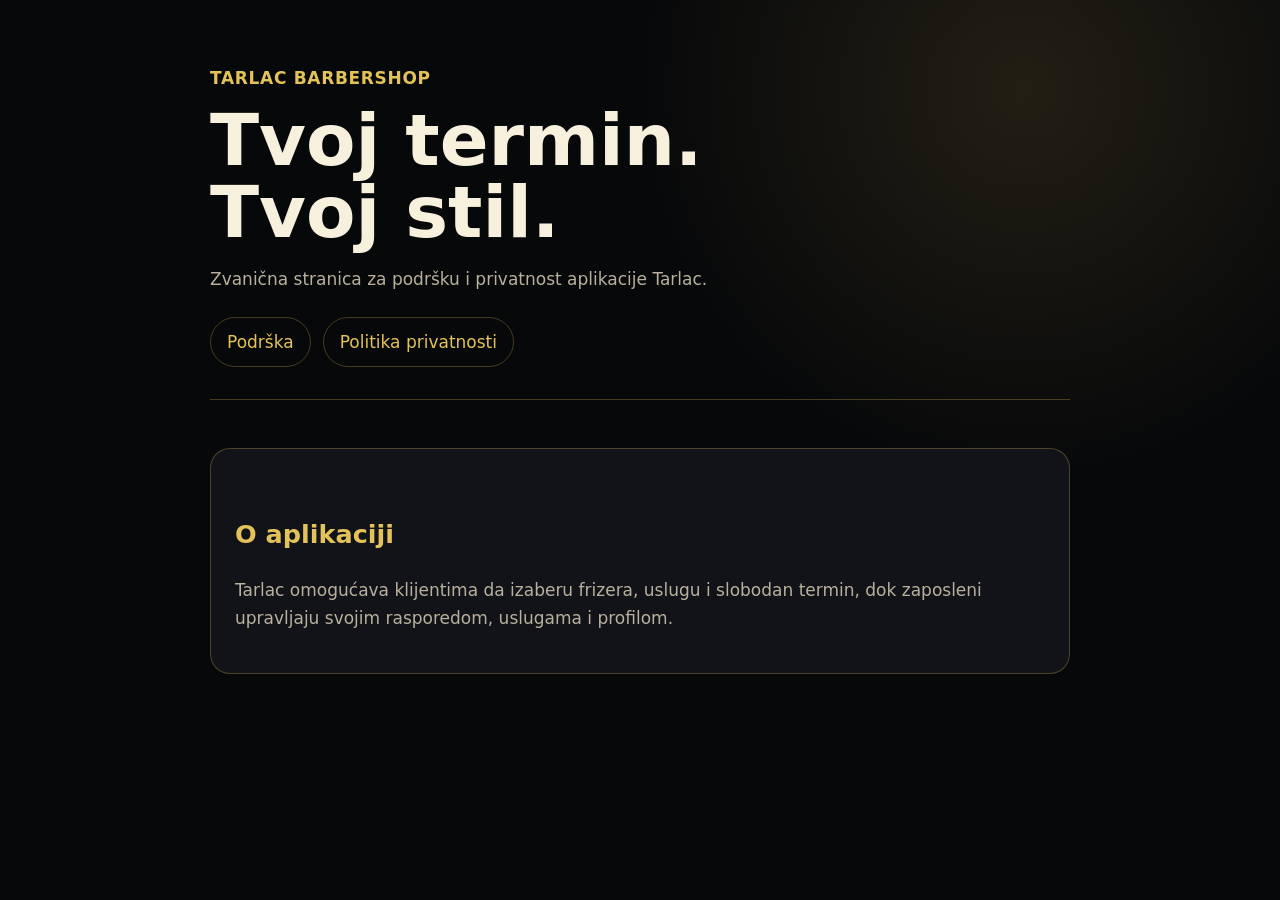
<file: index.html>
<!doctype html>
<html lang="sr-Latn">
<head>
  <meta charset="utf-8">
  <meta name="viewport" content="width=device-width, initial-scale=1">
  <meta name="description" content="Podrška i politika privatnosti za aplikaciju Tarlac Barbershop.">
  <title>Tarlac Barbershop</title>
  <link rel="stylesheet" href="styles.css">
</head>
<body>
  <main>
    <header>
      <div class="brand">TARLAC BARBERSHOP</div>
      <h1>Tvoj termin.<br>Tvoj stil.</h1>
      <p>Zvanična stranica za podršku i privatnost aplikacije Tarlac.</p>
      <nav>
        <a href="support.html">Podrška</a>
        <a href="privacy.html">Politika privatnosti</a>
      </nav>
    </header>
    <section class="card">
      <h2>O aplikaciji</h2>
      <p>Tarlac omogućava klijentima da izaberu frizera, uslugu i slobodan termin, dok zaposleni upravljaju svojim rasporedom, uslugama i profilom.</p>
    </section>
  </main>
</body>
</html>
</file>
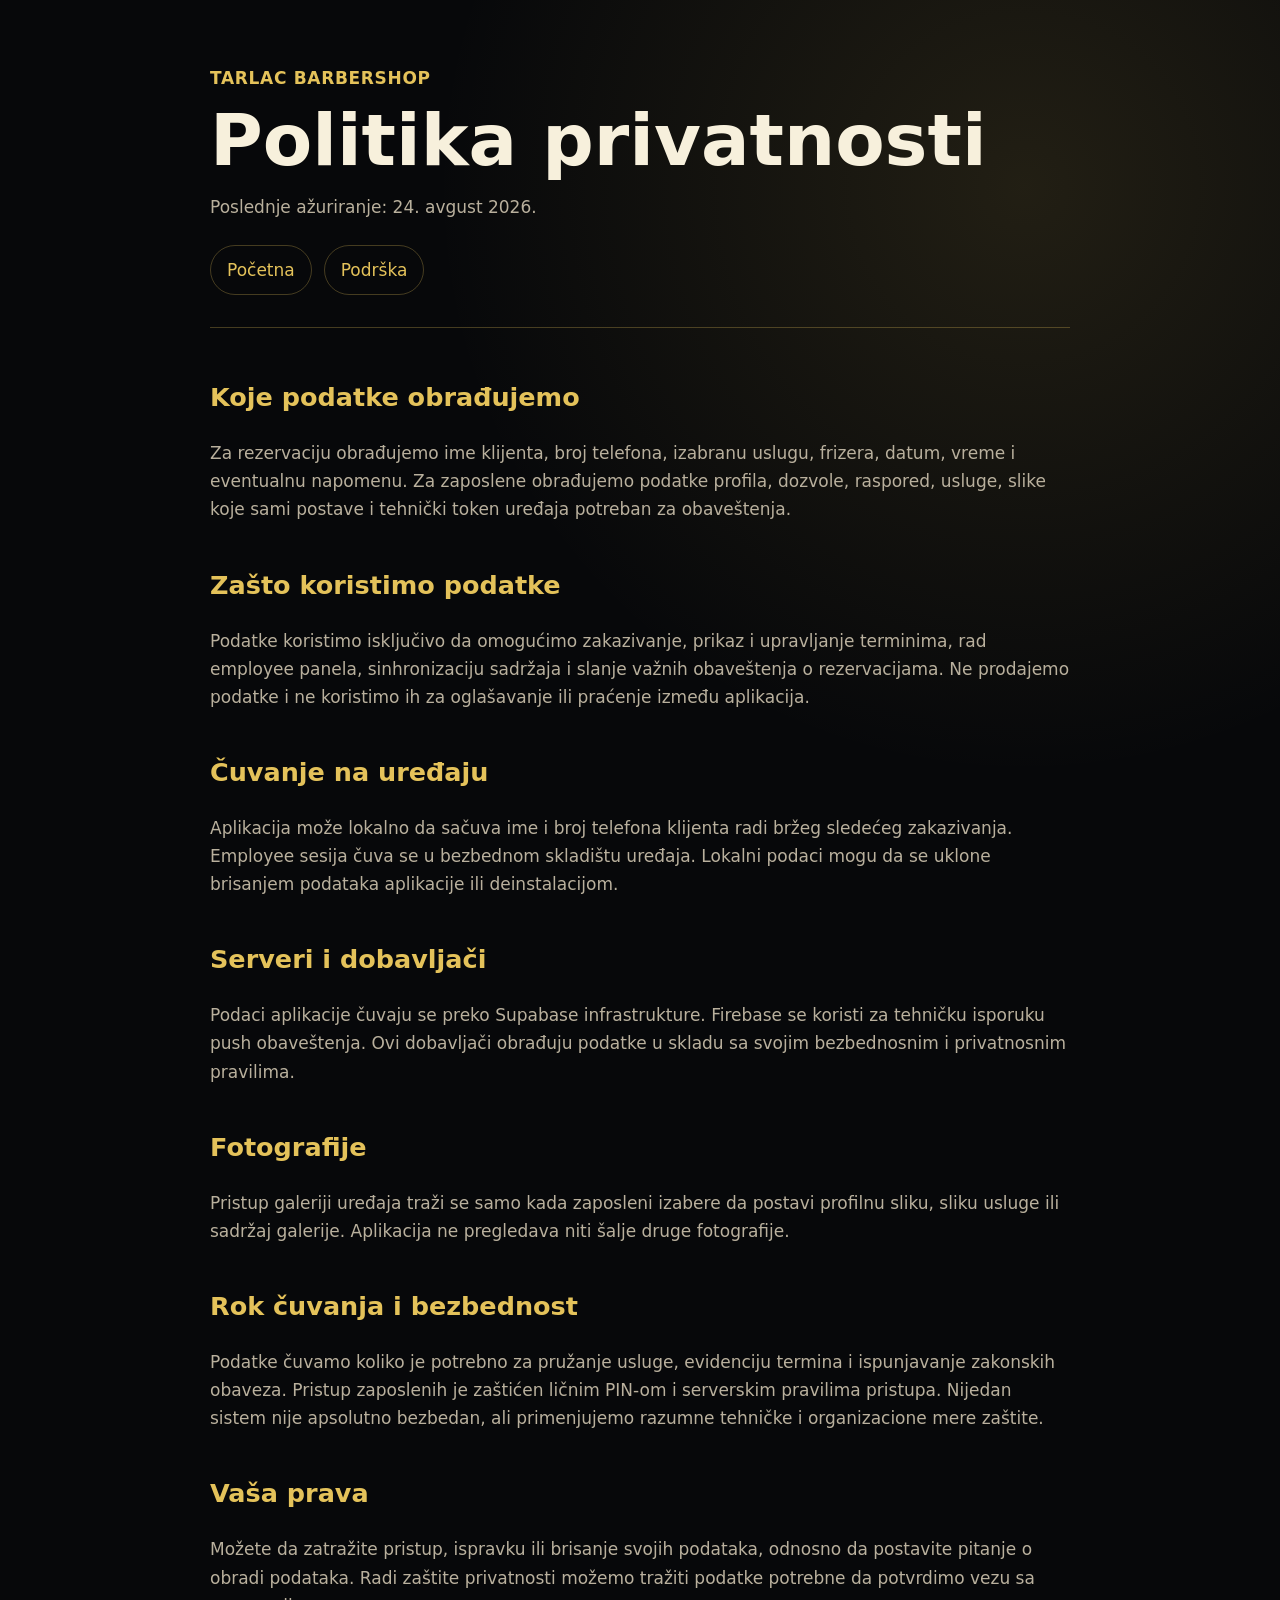
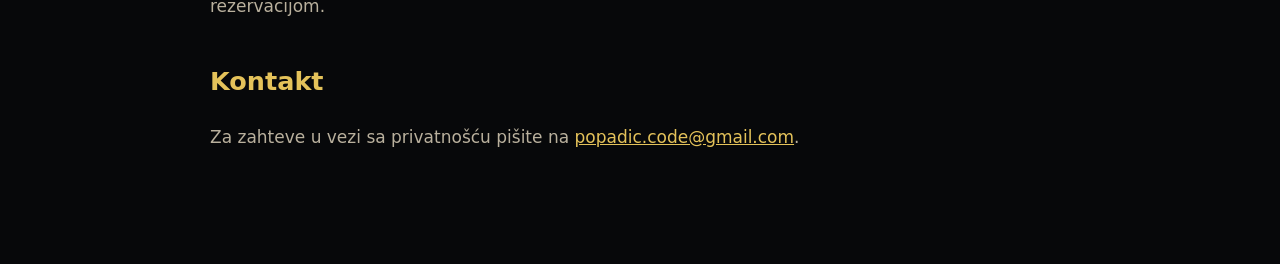
<file: privacy.html>
<!doctype html>
<html lang="sr-Latn">
<head>
  <meta charset="utf-8">
  <meta name="viewport" content="width=device-width, initial-scale=1">
  <title>Politika privatnosti — Tarlac Barbershop</title>
  <link rel="stylesheet" href="styles.css">
</head>
<body>
  <main>
    <header>
      <div class="brand">TARLAC BARBERSHOP</div>
      <h1>Politika privatnosti</h1>
      <p>Poslednje ažuriranje: 24. avgust 2026.</p>
      <nav><a href="index.html">Početna</a><a href="support.html">Podrška</a></nav>
    </header>

    <h2>Koje podatke obrađujemo</h2>
    <p>Za rezervaciju obrađujemo ime klijenta, broj telefona, izabranu uslugu, frizera, datum, vreme i eventualnu napomenu. Za zaposlene obrađujemo podatke profila, dozvole, raspored, usluge, slike koje sami postave i tehnički token uređaja potreban za obaveštenja.</p>

    <h2>Zašto koristimo podatke</h2>
    <p>Podatke koristimo isključivo da omogućimo zakazivanje, prikaz i upravljanje terminima, rad employee panela, sinhronizaciju sadržaja i slanje važnih obaveštenja o rezervacijama. Ne prodajemo podatke i ne koristimo ih za oglašavanje ili praćenje između aplikacija.</p>

    <h2>Čuvanje na uređaju</h2>
    <p>Aplikacija može lokalno da sačuva ime i broj telefona klijenta radi bržeg sledećeg zakazivanja. Employee sesija čuva se u bezbednom skladištu uređaja. Lokalni podaci mogu da se uklone brisanjem podataka aplikacije ili deinstalacijom.</p>

    <h2>Serveri i dobavljači</h2>
    <p>Podaci aplikacije čuvaju se preko Supabase infrastrukture. Firebase se koristi za tehničku isporuku push obaveštenja. Ovi dobavljači obrađuju podatke u skladu sa svojim bezbednosnim i privatnosnim pravilima.</p>

    <h2>Fotografije</h2>
    <p>Pristup galeriji uređaja traži se samo kada zaposleni izabere da postavi profilnu sliku, sliku usluge ili sadržaj galerije. Aplikacija ne pregledava niti šalje druge fotografije.</p>

    <h2>Rok čuvanja i bezbednost</h2>
    <p>Podatke čuvamo koliko je potrebno za pružanje usluge, evidenciju termina i ispunjavanje zakonskih obaveza. Pristup zaposlenih je zaštićen ličnim PIN-om i serverskim pravilima pristupa. Nijedan sistem nije apsolutno bezbedan, ali primenjujemo razumne tehničke i organizacione mere zaštite.</p>

    <h2>Vaša prava</h2>
    <p>Možete da zatražite pristup, ispravku ili brisanje svojih podataka, odnosno da postavite pitanje o obradi podataka. Radi zaštite privatnosti možemo tražiti podatke potrebne da potvrdimo vezu sa rezervacijom.</p>

    <h2>Kontakt</h2>
    <p>Za zahteve u vezi sa privatnošću pišite na <a href="mailto:popadic.code@gmail.com">popadic.code@gmail.com</a>.</p>
  </main>
</body>
</html>
</file>
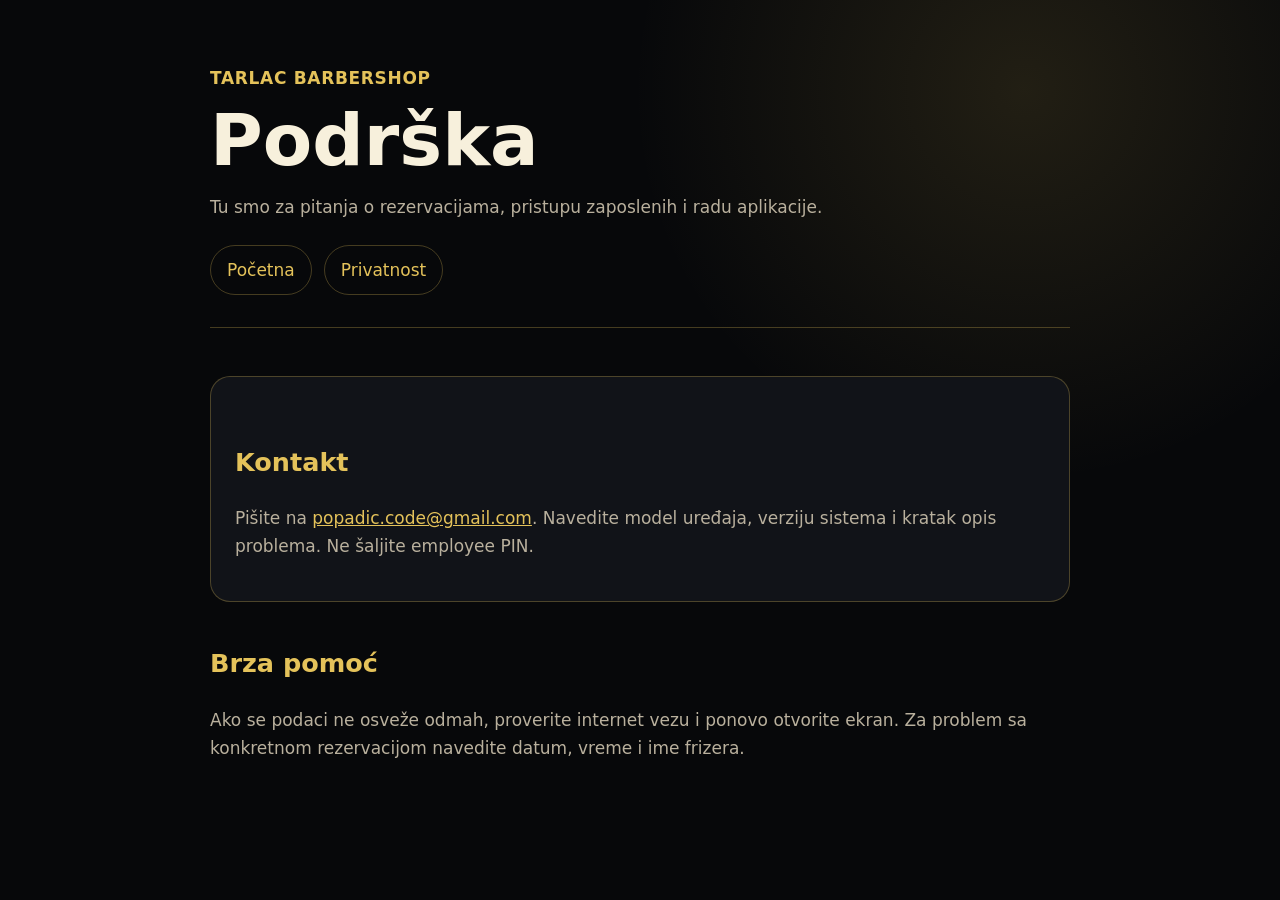
<file: support.html>
<!doctype html>
<html lang="sr-Latn">
<head>
  <meta charset="utf-8">
  <meta name="viewport" content="width=device-width, initial-scale=1">
  <title>Podrška — Tarlac Barbershop</title>
  <link rel="stylesheet" href="styles.css">
</head>
<body>
  <main>
    <header>
      <div class="brand">TARLAC BARBERSHOP</div>
      <h1>Podrška</h1>
      <p>Tu smo za pitanja o rezervacijama, pristupu zaposlenih i radu aplikacije.</p>
      <nav><a href="index.html">Početna</a><a href="privacy.html">Privatnost</a></nav>
    </header>
    <section class="card">
      <h2>Kontakt</h2>
      <p>Pišite na <a href="mailto:popadic.code@gmail.com">popadic.code@gmail.com</a>. Navedite model uređaja, verziju sistema i kratak opis problema. Ne šaljite employee PIN.</p>
    </section>
    <h2>Brza pomoć</h2>
    <p>Ako se podaci ne osveže odmah, proverite internet vezu i ponovo otvorite ekran. Za problem sa konkretnom rezervacijom navedite datum, vreme i ime frizera.</p>
  </main>
</body>
</html>
</file>
<file: styles.css>
:root {
  color-scheme: dark;
  --background: #07080a;
  --surface: #111318;
  --text: #f7f0dc;
  --muted: #b9b09d;
  --gold: #e4c25a;
  --line: rgba(228, 194, 90, 0.28);
}

* { box-sizing: border-box; }

body {
  margin: 0;
  min-height: 100vh;
  color: var(--text);
  background:
    radial-gradient(circle at 80% 10%, rgba(228, 194, 90, 0.12), transparent 30%),
    var(--background);
  font: 17px/1.65 system-ui, -apple-system, BlinkMacSystemFont, "Segoe UI", sans-serif;
}

main {
  width: min(860px, calc(100% - 40px));
  margin: 0 auto;
  padding: 64px 0 96px;
}

header {
  margin-bottom: 48px;
  padding-bottom: 32px;
  border-bottom: 1px solid var(--line);
}

.brand { color: var(--gold); font-weight: 850; letter-spacing: 0.04em; }
h1 { margin: 12px 0; font-size: clamp(40px, 7vw, 72px); line-height: 1; }
h2 { margin-top: 40px; color: var(--gold); }
p, li { color: var(--muted); }
a { color: var(--gold); }
.card { padding: 24px; border: 1px solid var(--line); border-radius: 20px; background: var(--surface); }
nav { display: flex; flex-wrap: wrap; gap: 12px; margin-top: 24px; }
nav a { padding: 10px 16px; border: 1px solid var(--line); border-radius: 999px; text-decoration: none; }
</file>
